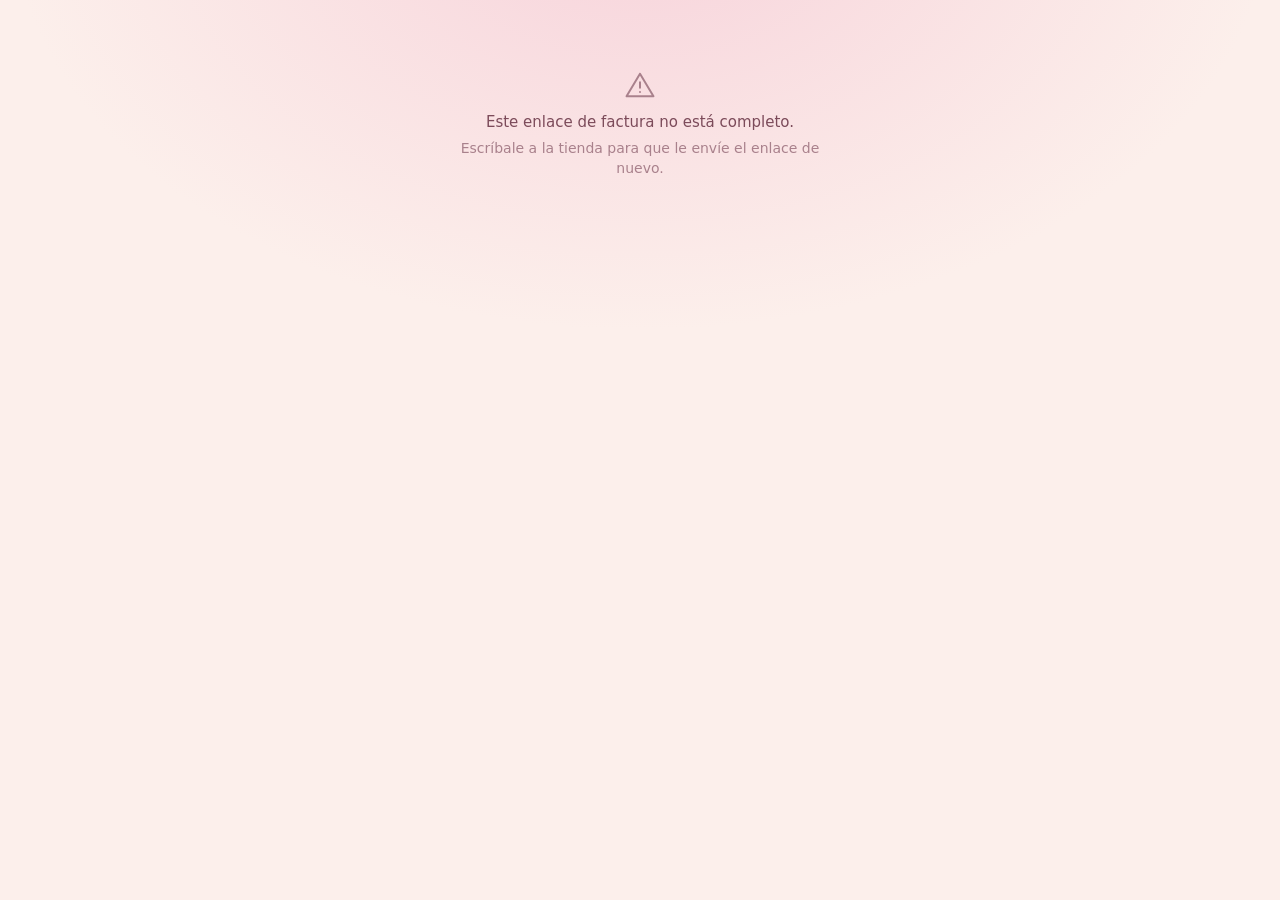
<file: factura.html>
<!doctype html>
<html lang="es" data-theme="claro">
<head>
  <meta charset="utf-8">
  <meta name="viewport" content="width=device-width, initial-scale=1, viewport-fit=cover">
  <title>Factura de apartado · Myle Store</title>
  <meta name="robots" content="noindex, nofollow">
  <meta name="referrer" content="no-referrer">
  <meta name="theme-color" content="#fcf1ee">
  <link rel="icon" href="img/icono.png" type="image/png">
  <link rel="apple-touch-icon" href="img/icono-180.png">
  <link rel="preconnect" href="https://fonts.googleapis.com">
  <link rel="preconnect" href="https://fonts.gstatic.com" crossorigin>
  <link rel="stylesheet" href="https://fonts.googleapis.com/css2?family=Bodoni+Moda:ital,opsz,wght@0,6..96,400..700;1,6..96,400..700&display=swap">
  <link rel="stylesheet" href="css/app.css">
</head>
<body class="publica">
  <main class="pagina-factura" id="factura"><div class="cargando">Cargando factura…</div></main>
  <div id="avisos" aria-live="polite"></div>
  <script type="module" src="js/factura-publica.js"></script>
</body>
</html>
</file>
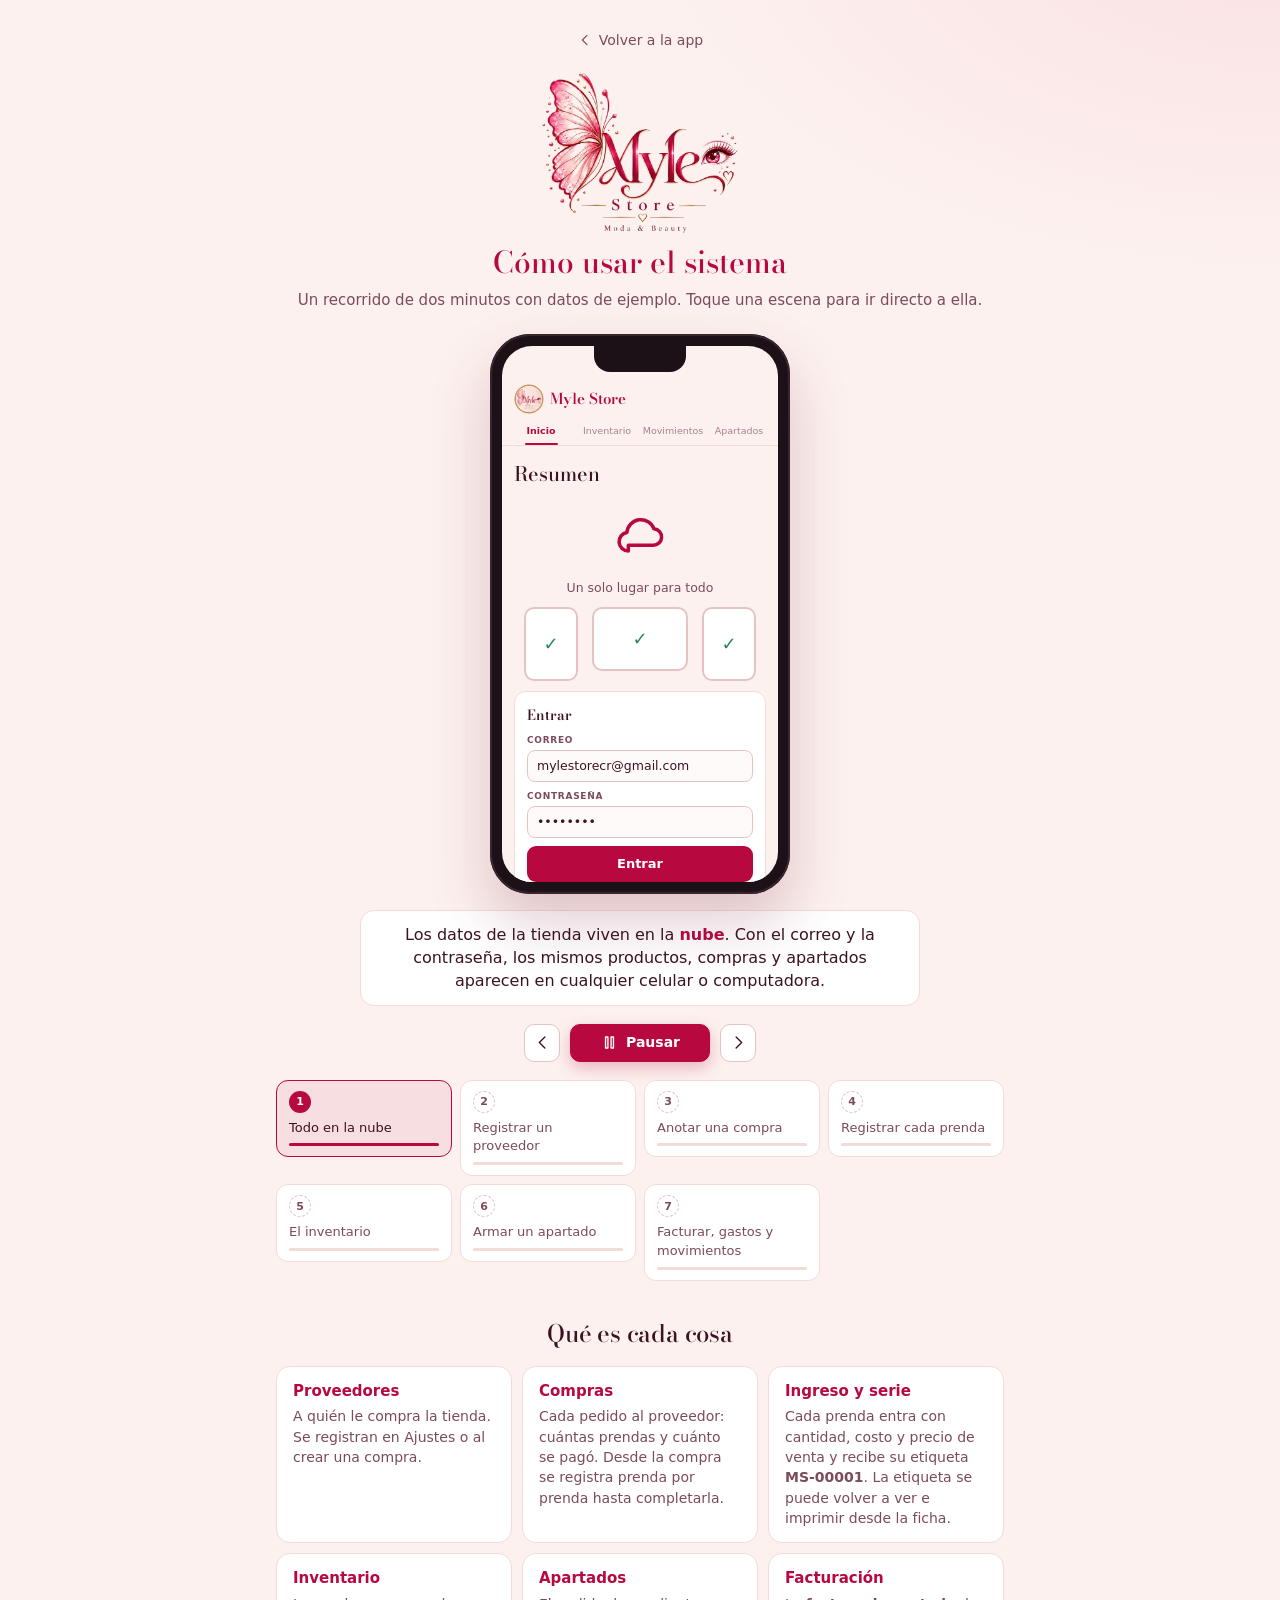
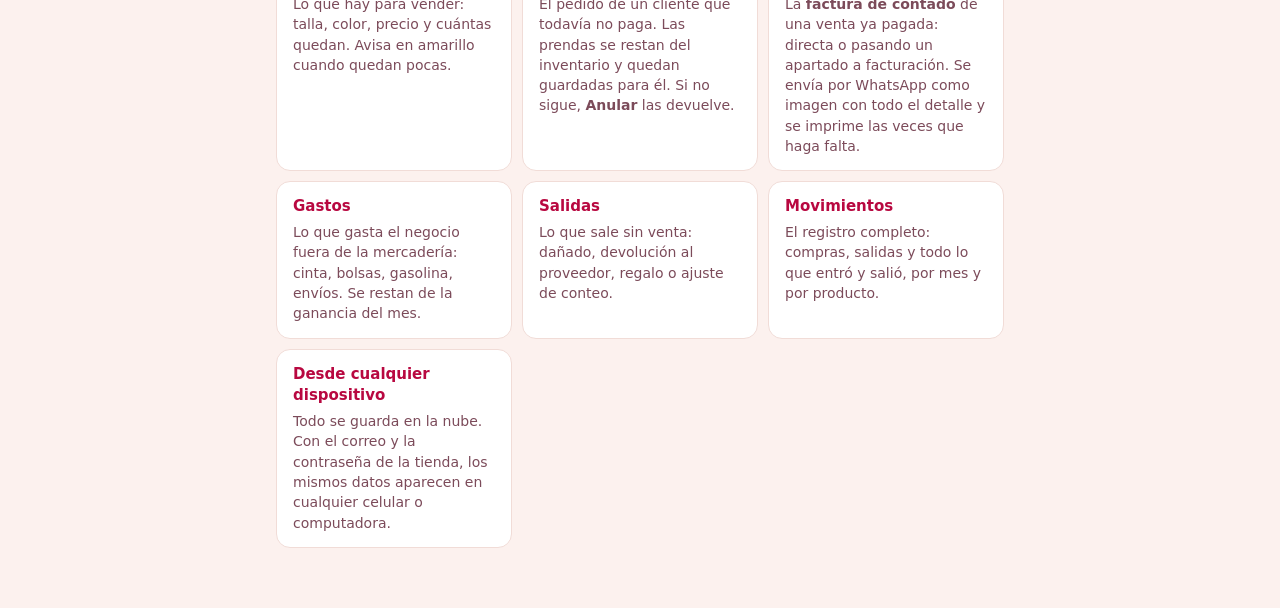
<file: guia.html>
<!doctype html>
<html lang="es" data-theme="claro">
<head>
  <meta charset="utf-8">
  <meta name="viewport" content="width=device-width, initial-scale=1, viewport-fit=cover">
  <title>Cómo usar Myle Store</title>
  <meta name="robots" content="noindex, nofollow">
  <meta name="theme-color" content="#fcf1ee">
  <link rel="icon" href="img/icono.png" type="image/png">
  <link rel="preconnect" href="https://fonts.googleapis.com">
  <link rel="preconnect" href="https://fonts.gstatic.com" crossorigin>
  <link rel="stylesheet" href="https://fonts.googleapis.com/css2?family=Bodoni+Moda:ital,opsz,wght@0,6..96,400..700;1,6..96,400..700&display=swap">
  <link rel="stylesheet" href="css/app.css">
  <link rel="stylesheet" href="css/guia.css">
</head>
<body class="guia">
  <main class="guia-marco">
    <header class="guia-cabeza">
      <a class="volver" href="./#/ajustes" id="volver"><svg class="ico chico" viewBox="0 0 24 24"><path d="M15 5l-7 7 7 7"/></svg>Volver a la app</a>
      <img class="guia-logo" src="img/logo.webp" alt="Myle Store · Moda & Beauty" width="640" height="527">
      <h1>Cómo usar el sistema</h1>
      <p class="guia-intro">Un recorrido de dos minutos con datos de ejemplo. Toque una escena para ir directo a ella.</p>
    </header>

    <section class="escenario" aria-live="polite">
      <div class="telefono" id="telefono">
        <div class="pantalla" id="pantalla"></div>
      </div>
      <div class="subtitulo" id="subtitulo"></div>
    </section>

    <nav class="controles" aria-label="Controles de la guía">
      <button class="btn btn-icono" id="anterior" type="button" aria-label="Escena anterior"><svg class="ico" viewBox="0 0 24 24"><path d="M15 5l-7 7 7 7"/></svg></button>
      <button class="btn primario" id="pausa" type="button"><svg class="ico" viewBox="0 0 24 24"><path d="M7 5h3v14H7zM14 5h3v14h-3z"/></svg><span>Pausar</span></button>
      <button class="btn btn-icono" id="siguiente" type="button" aria-label="Escena siguiente"><svg class="ico" viewBox="0 0 24 24"><path d="M9 5l7 7-7 7"/></svg></button>
    </nav>
    <ol class="escenas" id="escenas"></ol>

    <section class="glosario">
      <h2>Qué es cada cosa</h2>
      <dl>
        <div><dt>Proveedores</dt><dd>A quién le compra la tienda. Se registran en Ajustes o al crear una compra.</dd></div>
        <div><dt>Compras</dt><dd>Cada pedido al proveedor: cuántas prendas y cuánto se pagó. Desde la compra se registra prenda por prenda hasta completarla.</dd></div>
        <div><dt>Ingreso y serie</dt><dd>Cada prenda entra con cantidad, costo y precio de venta y recibe su etiqueta <b>MS-00001</b>. La etiqueta se puede volver a ver e imprimir desde la ficha.</dd></div>
        <div><dt>Inventario</dt><dd>Lo que hay para vender: talla, color, precio y cuántas quedan. Avisa en amarillo cuando quedan pocas.</dd></div>
        <div><dt>Apartados</dt><dd>El pedido de un cliente que todavía no paga. Las prendas se restan del inventario y quedan guardadas para él. Si no sigue, <b>Anular</b> las devuelve.</dd></div>
        <div><dt>Facturación</dt><dd>La <b>factura de contado</b> de una venta ya pagada: directa o pasando un apartado a facturación. Se envía por WhatsApp como imagen con todo el detalle y se imprime las veces que haga falta.</dd></div>
        <div><dt>Gastos</dt><dd>Lo que gasta el negocio fuera de la mercadería: cinta, bolsas, gasolina, envíos. Se restan de la ganancia del mes.</dd></div>
        <div><dt>Salidas</dt><dd>Lo que sale sin venta: dañado, devolución al proveedor, regalo o ajuste de conteo.</dd></div>
        <div><dt>Movimientos</dt><dd>El registro completo: compras, salidas y todo lo que entró y salió, por mes y por producto.</dd></div>
        <div><dt>Desde cualquier dispositivo</dt><dd>Todo se guarda en la nube. Con el correo y la contraseña de la tienda, los mismos datos aparecen en cualquier celular o computadora.</dd></div>
      </dl>
    </section>
  </main>
  <script type="module" src="js/guia.js"></script>
</body>
</html>
</file>
<file: css/app.css>
/* Myle Store · Moda & Beauty · inventario y apartados
   Tema de la marca: rubor y blanco de base, frambuesa como único color de acción y detalles dorados finos
   (líneas con corazón, aros de la foto, marbete). Bodoni como en el logo para títulos y totales.
   Amarillo, verde y rojo solo cuando significan algo: pendiente de pago, pagado o listo, agotado o urgente.
   Detalles del oficio: precio en etiqueta colgante, talla como etiqueta tejida y color como muestra de tela. */

:root,
[data-theme="claro"] {
  color-scheme: light;
  --fondo: #fcf1ee;
  --panel: #ffffff;
  --panel-2: #fbe9e5;
  --hundido: #fffafa;
  --borde: #f1dcd7;
  --borde-fuerte: #e6c3c3;
  --texto: #3b1322;
  --texto-2: #7c4b5a;
  --texto-3: #a9818c;
  --acento: #b80840;
  --acento-fuerte: #9d0034;
  --sobre-acento: #ffffff;
  --acento-suave: rgba(184, 8, 64, 0.08);
  --rosa: #f3a3b8;
  --oro: #c49a5c;
  --aviso: #a86c00;
  --listo: #2b8656;
  --urgente: #c62828;
  --sombra: 0 18px 44px rgba(120, 30, 60, 0.14);
}

[data-theme="oscuro"] {
  color-scheme: dark;
  --fondo: #170d12;
  --panel: #20131a;
  --panel-2: #2b1923;
  --hundido: #12090e;
  --borde: #3a2430;
  --borde-fuerte: #513343;
  --texto: #f8eaef;
  --texto-2: #cba8b5;
  --texto-3: #937180;
  --acento: #f27ca0;
  --acento-fuerte: #ff96b6;
  --sobre-acento: #2a0614;
  --acento-suave: rgba(242, 124, 160, 0.13);
  --rosa: #f3a3b8;
  --oro: #d8b47a;
  --aviso: #e6b94f;
  --listo: #6fc597;
  --urgente: #ef7474;
  --sombra: 0 18px 44px rgba(0, 0, 0, 0.55);
}

:root {
  --f-marca: "Bodoni Moda", Didot, "Bodoni 72", "Bodoni MT", Georgia, serif;
  --f-texto: "Segoe UI", system-ui, -apple-system, "Helvetica Neue", sans-serif;
  --f-num: Bahnschrift, "DIN Alternate", "Segoe UI", system-ui, sans-serif;
  --f-mono: "Cascadia Mono", Consolas, "SF Mono", Menlo, monospace;
  --radio: 14px;
}

*,
*::before,
*::after { box-sizing: border-box; }

html { -webkit-text-size-adjust: 100%; }

body {
  margin: 0;
  min-height: 100dvh;
  background:
    radial-gradient(900px 520px at 100% -10%, color-mix(in srgb, var(--rosa) 22%, transparent), transparent 70%),
    var(--fondo);
  background-attachment: fixed;
  color: var(--texto);
  font: 15px/1.45 var(--f-texto);
  -webkit-font-smoothing: antialiased;
}

img { display: block; max-width: 100%; height: auto; }
button, input, select, textarea { font: inherit; color: inherit; }
a { color: inherit; }
h1, h2, h3 { margin: 0; font-weight: 600; letter-spacing: -0.01em; }
h1, .panel-titulo h2, .hoja-cabeza h2 { font-family: var(--f-marca); letter-spacing: 0; }
p { margin: 0; }

.num { font-family: var(--f-num); font-variant-numeric: tabular-nums; }
.mono { font-family: var(--f-mono); }
.suave { color: var(--texto-2); }
.tenue { color: var(--texto-3); }
.oculto { display: none !important; }
:focus-visible { outline: 2px solid var(--acento); outline-offset: 2px; }

/* ---------- Marco de la app ----------
   Se comporta como app: el cuerpo no se desplaza ni rebota; el menú (o las pestañas en el celular) queda quieto
   y solo se desplaza el contenido, dentro de .desplazable. */
html { height: 100%; overscroll-behavior: none; }
body.app { height: 100%; overflow: hidden; overscroll-behavior: none; }
.marco { display: grid; grid-template-columns: 228px minmax(0, 1fr); height: 100dvh; }

.lateral {
  position: relative;
  height: 100dvh;
  display: flex;
  flex-direction: column;
  gap: 4px;
  padding: 20px 12px 18px;
  background: var(--panel);
  border-right: 1px solid var(--borde);
  overflow: hidden;
}
/* La mariposa del logo, apenas visible, al pie del menú */
.lateral::after {
  content: "";
  position: absolute;
  left: -22px;
  bottom: 34px;
  width: 150px;
  height: 300px;
  background: url("../img/mariposa.webp") no-repeat left bottom / contain;
  opacity: 0.13;
  transform: rotate(-10deg);
  pointer-events: none;
}
.lateral > * { position: relative; z-index: 1; }

.marca { display: flex; align-items: center; gap: 11px; padding: 2px 6px 22px; text-decoration: none; }
.marca-foto {
  width: 44px;
  height: 44px;
  flex: none;
  border-radius: 50%;
  object-fit: cover;
  box-shadow: 0 0 0 1.5px var(--oro), 0 0 0 4px var(--panel), 0 6px 14px color-mix(in srgb, var(--acento) 22%, transparent);
}
.marca-nombre { font: 600 22px/1 var(--f-marca); color: var(--acento); }
.marca-nombre small { display: block; margin-top: 6px; font: 500 9.5px/1 var(--f-marca); letter-spacing: 0.26em; text-transform: uppercase; color: var(--texto-3); }

.nav { display: flex; flex-direction: column; gap: 2px; }
.nav a {
  display: flex;
  align-items: center;
  gap: 11px;
  padding: 9px 10px;
  border-radius: 10px;
  color: var(--texto-2);
  text-decoration: none;
  font-weight: 500;
}
.nav a:hover { background: var(--panel-2); color: var(--texto); }
.nav a[aria-current="page"] { background: var(--acento-suave); color: var(--acento); font-weight: 600; }
.nav a[aria-current="page"] svg { color: var(--acento); }
.nav .conteo {
  margin-left: auto;
  min-width: 20px;
  padding: 1px 6px;
  border-radius: 10px;
  background: var(--acento-suave);
  color: var(--acento);
  font: 600 12px var(--f-num);
  text-align: center;
}
.lateral-pie { margin-top: auto; padding: 10px; font-size: 12px; color: var(--texto-3); }

.barra-movil { display: none; }

.principal { display: flex; flex-direction: column; min-width: 0; height: 100dvh; }
.desplazable {
  flex: 1;
  min-height: 0;
  overflow-x: hidden;
  overflow-y: auto;
  overscroll-behavior: contain;
  -webkit-overflow-scrolling: touch;
  scrollbar-gutter: stable;
  scrollbar-width: thin;
  scrollbar-color: var(--borde-fuerte) transparent;
}
/* Ritmo vertical de cada pantalla: el espacio entre bloques lo da el gap, no márgenes sueltos */
.pagina {
  display: flex;
  flex-direction: column;
  gap: 16px;
  max-width: 1160px;
  margin: 0 auto;
  padding: 28px 32px calc(40px + env(safe-area-inset-bottom));
}
.pagina > * { min-width: 0; }

.aviso-demo {
  padding: 8px 32px;
  background: var(--acento-suave);
  color: var(--acento);
  font-size: 13px;
  border-bottom: 1px solid var(--borde);
}

@media (max-width: 860px) {
  .marco { display: block; }
  .lateral { display: none; }
  .barra-movil {
    display: block;
    flex: none;
    position: relative;
    z-index: 20;
    background: color-mix(in srgb, var(--panel) 94%, transparent);
    backdrop-filter: blur(10px);
    -webkit-backdrop-filter: blur(10px);
    border-bottom: 1px solid var(--borde);
    padding-top: env(safe-area-inset-top);
  }
  .barra-movil .fila-marca { display: flex; align-items: center; justify-content: space-between; padding: 10px 16px 6px; }
  .barra-movil .marca { padding: 0; }
  .barra-movil .marca-foto { width: 34px; height: 34px; }
  .barra-movil .marca-nombre { font-size: 19px; }
  .barra-movil .marca-nombre small { margin-top: 4px; font-size: 8.5px; }
  .pestanas { display: grid; grid-template-columns: repeat(5, 1fr); }
  .pestanas a {
    position: relative;
    display: flex;
    flex-direction: column;
    align-items: center;
    gap: 3px;
    padding: 6px 2px 8px;
    color: var(--texto-3);
    text-decoration: none;
    font-size: 11px;
    font-weight: 500;
  }
  .pestanas a[aria-current="page"] { color: var(--texto); }
  .pestanas a[aria-current="page"]::after {
    content: "";
    position: absolute;
    left: 22%;
    right: 22%;
    bottom: 0;
    height: 2px;
    border-radius: 2px;
    background: var(--acento);
  }
  .pestanas a[aria-current="page"] svg { color: var(--acento); }
  .pestanas .punto {
    position: absolute;
    top: 4px;
    left: calc(50% + 8px);
    min-width: 16px;
    padding: 0 4px;
    border-radius: 8px;
    background: var(--acento);
    color: var(--sobre-acento);
    font: 700 10px/16px var(--f-num);
    text-align: center;
  }
  .pagina { gap: 14px; padding: 18px 16px calc(28px + env(safe-area-inset-bottom)); }
  .aviso-demo { padding: 7px 16px; font-size: 12px; }
}

/* ---------- Íconos ---------- */
.ico { width: 19px; height: 19px; flex: none; fill: none; stroke: currentColor; stroke-width: 1.7; stroke-linecap: round; stroke-linejoin: round; }
.ico.chico { width: 16px; height: 16px; }

/* ---------- Encabezado de página ---------- */
.cabeza { display: flex; flex-wrap: wrap; align-items: flex-end; justify-content: space-between; gap: 12px 16px; margin-bottom: 6px; }
.cabeza h1 { font-size: 32px; font-weight: 500; line-height: 1.1; }
@media (max-width: 640px) { .cabeza h1 { font-size: 28px; } }
.cabeza p { margin-top: 3px; color: var(--texto-2); font-size: 14px; }
.cabeza .acciones { display: flex; flex-wrap: wrap; gap: 8px; }
.volver { display: inline-flex; align-self: flex-start; align-items: center; gap: 6px; min-height: 32px; margin-bottom: -8px; color: var(--texto-2); text-decoration: none; font-size: 14px; }
.volver:hover { color: var(--texto); }

/* ---------- Botones ---------- */
.btn {
  display: inline-flex;
  align-items: center;
  justify-content: center;
  gap: 7px;
  min-height: 38px;
  padding: 0 14px;
  border: 1px solid var(--borde-fuerte);
  border-radius: 10px;
  background: var(--panel);
  color: var(--texto);
  font-weight: 500;
  font-size: 14px;
  text-decoration: none;
  cursor: pointer;
  white-space: nowrap;
  transition: background 0.15s, border-color 0.15s, transform 0.05s;
}
.btn:hover { border-color: var(--texto-3); }
.btn:active { transform: translateY(1px); }
.btn:disabled { opacity: 0.5; cursor: not-allowed; }
.btn.primario {
  background: var(--acento);
  border-color: var(--acento);
  color: var(--sobre-acento);
  font-weight: 600;
  box-shadow: 0 6px 16px color-mix(in srgb, var(--acento) 26%, transparent);
}
.btn.primario:hover { background: var(--acento-fuerte); border-color: var(--acento-fuerte); }
.btn.fantasma { background: transparent; border-color: transparent; color: var(--texto-2); }
.btn.fantasma:hover { background: var(--panel-2); color: var(--texto); }
.btn.peligro { background: transparent; color: var(--urgente); border-color: color-mix(in srgb, var(--urgente) 40%, transparent); }
.btn.peligro:hover { background: color-mix(in srgb, var(--urgente) 10%, transparent); }
.btn.chico { min-height: 34px; padding: 0 12px; font-size: 13px; }
.btn.grande { min-height: 48px; padding: 0 22px; font-size: 15px; }
@media (pointer: coarse) {
  .btn { min-height: 44px; }
  .btn.chico { min-height: 38px; }
  .btn-icono { width: 44px; }
}
.btn.ancho { width: 100%; }
.btn-icono { width: 36px; padding: 0; }

/* ---------- Formularios ---------- */
.campo { display: flex; flex-direction: column; gap: 6px; min-width: 0; }
.campo > span, .rotulo {
  font-size: 11.5px;
  font-weight: 600;
  letter-spacing: 0.08em;
  text-transform: uppercase;
  color: var(--texto-2);
}
.campo > span em { font-style: normal; font-weight: 400; letter-spacing: 0; text-transform: none; color: var(--texto-3); }
.campo small { color: var(--texto-3); font-size: 12.5px; }

input[type="text"], input[type="email"], input[type="password"], input[type="tel"], input[type="search"],
input[type="number"], input:not([type]), select, textarea {
  width: 100%;
  min-height: 42px;
  padding: 9px 12px;
  border: 1px solid var(--borde-fuerte);
  border-radius: 10px;
  background: var(--hundido);
  color: var(--texto);
  font-size: 16px;
  outline: none;
  transition: border-color 0.15s, box-shadow 0.15s;
}
textarea { min-height: 76px; resize: vertical; }
input:focus, select:focus, textarea:focus { border-color: var(--acento); box-shadow: 0 0 0 3px var(--acento-suave); }
input::placeholder, textarea::placeholder { color: var(--texto-3); }
input[type="number"] { font-family: var(--f-num); font-variant-numeric: tabular-nums; }
input[type="number"]::-webkit-inner-spin-button { opacity: 0.4; }
.dinero-campo { position: relative; }
.dinero-campo::before {
  content: attr(data-simbolo);
  position: absolute;
  left: 12px;
  top: 50%;
  transform: translateY(-50%);
  color: var(--texto-3);
  font-family: var(--f-num);
  pointer-events: none;
}
.dinero-campo input { padding-left: 28px; font-size: 17px; }

.rejilla { display: grid; gap: 16px; }
.rejilla.dos { grid-template-columns: repeat(2, minmax(0, 1fr)); }
.rejilla.tres { grid-template-columns: repeat(3, minmax(0, 1fr)); }
@media (max-width: 640px) {
  .rejilla.dos, .rejilla.tres { grid-template-columns: minmax(0, 1fr); }
  .rejilla.dos.siempre { grid-template-columns: repeat(2, minmax(0, 1fr)); }
}

.chips { display: flex; flex-wrap: wrap; gap: 6px; }
.chip {
  min-height: 34px;
  padding: 0 12px;
  border: 1px solid var(--borde-fuerte);
  border-radius: 999px;
  background: var(--panel);
  color: var(--texto-2);
  font-size: 14px;
  cursor: pointer;
}
.chip:hover { color: var(--texto); }
.chip[aria-pressed="true"] { background: var(--acento-suave); border-color: var(--acento); color: var(--acento); font-weight: 600; }
.chip.talla-chip { min-width: 44px; font-family: var(--f-num); font-weight: 600; letter-spacing: 0.04em; }

.selector-modo {
  display: grid;
  grid-template-columns: 1fr 1fr;
  padding: 3px;
  border: 1px solid var(--borde);
  border-radius: 9px;
  background: var(--hundido);
}
.selector-modo button {
  min-height: 38px;
  border: 0;
  border-radius: 7px;
  background: transparent;
  color: var(--texto-2);
  font-weight: 500;
  cursor: pointer;
}
.selector-modo button[aria-pressed="true"] { background: var(--panel-2); color: var(--texto); box-shadow: 0 1px 0 var(--borde-fuerte); }

.campo > .contador { align-self: flex-start; }
.contador { display: inline-flex; align-items: stretch; border: 1px solid var(--borde-fuerte); border-radius: 10px; background: var(--hundido); overflow: hidden; }
.contador button { width: 40px; border: 0; background: transparent; color: var(--texto-2); font-size: 20px; cursor: pointer; }
.contador button:hover { background: var(--panel-2); color: var(--texto); }
.contador input { width: 64px; min-height: 40px; border: 0; border-radius: 0; background: transparent; text-align: center; font-size: 18px; box-shadow: none !important; }
.contador input::-webkit-inner-spin-button { display: none; }
.contador.chico button { width: 32px; font-size: 17px; }
.contador.chico input { width: 44px; min-height: 34px; font-size: 16px; }

.error-form { padding: 10px 12px; border-radius: 7px; background: color-mix(in srgb, var(--urgente) 12%, transparent); color: var(--urgente); font-size: 14px; }

/* ---------- Paneles y listas ---------- */
.panel { padding: 20px; border: 1px solid var(--borde); border-radius: var(--radio); background: var(--panel); }
.pila { display: flex; flex-direction: column; gap: 16px; min-width: 0; }
.pila.media { gap: 12px; }
.pila.chica { gap: 8px; }
.fila-botones { display: flex; flex-wrap: wrap; gap: 8px; }
.entre { display: flex; flex-wrap: wrap; align-items: center; justify-content: space-between; gap: 12px; }
.acciones-form { display: flex; flex-wrap: wrap; justify-content: flex-end; gap: 8px; margin-top: 4px; }
@media (max-width: 640px) {
  .acciones-form .btn { flex: 1 1 auto; }
  .cabeza .acciones { width: 100%; }
  .cabeza .acciones .btn { flex: 1; }
}
.resumen-cifras > .panel, .dos-columnas > .panel, .acciones-apartado > .panel { margin-top: 0; }
.panel-titulo { display: flex; align-items: center; justify-content: space-between; gap: 10px; margin-bottom: 14px; }
.panel-titulo h2 { font-size: 19px; font-weight: 600; }
.panel-titulo a { font-size: 13px; color: var(--texto-2); text-decoration: none; }
.panel-titulo a:hover { color: var(--acento); }
@media (max-width: 640px) { .panel { padding: 16px; } }

.dos-columnas { display: grid; grid-template-columns: minmax(0, 1.25fr) minmax(0, 1fr); gap: 16px; align-items: start; }
.dos-columnas.iguales { grid-template-columns: repeat(2, minmax(0, 1fr)); }
@media (max-width: 960px) {
  .dos-columnas, .dos-columnas.iguales { grid-template-columns: minmax(0, 1fr); }
  /* En el detalle del apartado, primero lo que se hace (pago, entrega, enviar) y después la factura */
  .dos-columnas > .acciones-apartado { order: -1; }
}

.lista { display: flex; flex-direction: column; }
.renglon {
  display: flex;
  align-items: center;
  gap: 12px;
  padding: 11px 0;
  border-top: 1px solid var(--borde);
  color: inherit;
  text-decoration: none;
  min-width: 0;
}
.renglon:first-child { border-top: 0; }
a.renglon:hover .renglon-titulo, button.renglon:hover .renglon-titulo { color: var(--acento); }
button.renglon { width: 100%; border: 0; border-top: 1px solid var(--borde); background: none; text-align: left; cursor: pointer; }
button.renglon:first-child { border-top: 0; }
.renglon-cuerpo { flex: 1; min-width: 0; }
.renglon-titulo { font-weight: 500; overflow: hidden; text-overflow: ellipsis; white-space: nowrap; }
.renglon-sub { display: flex; flex-wrap: wrap; align-items: center; gap: 6px 8px; margin-top: 3px; color: var(--texto-2); font-size: 13px; }
.renglon-fin { text-align: right; flex: none; }
.renglon-fin .num { font-size: 16px; font-weight: 600; }
.renglon-fin small { display: block; color: var(--texto-3); font-size: 12px; }

/* Muestra de la prenda: su color como un retazo de tela en lugar de una foto; sin color, una percha */
.miniatura { width: 44px; height: 54px; flex: none; border-radius: 5px; background: var(--panel-2); }
.miniatura.marcador {
  display: grid;
  place-items: center;
  color: var(--texto-3);
  background-color: var(--tela, var(--panel-2));
  background-image: repeating-linear-gradient(135deg, rgba(255, 255, 255, 0.18) 0 2px, transparent 2px 5px);
  box-shadow: inset 0 0 0 1px rgba(127, 127, 127, 0.3);
}
.miniatura.marcador .ico { width: 20px; height: 20px; stroke-width: 1.3; }

/* Mensaje de lista vacía: centrado y a todo el ancho, también dentro de una cuadrícula */
.vacio {
  grid-column: 1 / -1;
  display: flex;
  flex-direction: column;
  align-items: center;
  width: 100%;
  max-width: 100%;
  margin: 0 auto;
  padding: 36px 16px;
  text-align: center;
  color: var(--texto-2);
}
.vacio > .ico { width: 34px; height: 34px; margin: 0 0 10px; color: var(--texto-3); stroke-width: 1.4; }
.vacio p { max-width: 360px; }
.vacio p + p { margin-top: 4px; font-size: 14px; color: var(--texto-3); }
.vacio .btn { margin-top: 14px; }
/* Vacío de una pantalla entera (inventario sin productos): en su propio panel */
.prendas > .vacio { padding: 44px 16px; border: 1px dashed var(--borde-fuerte); border-radius: var(--radio); background: var(--panel); }
.prendas > .vacio > .ico { width: 44px; height: 44px; }

.cargando { padding: 40px; text-align: center; color: var(--texto-3); }

/* ---------- Recibo: totales como líneas de talonario ---------- */
.recibo { display: flex; flex-direction: column; }
.linea { display: flex; align-items: baseline; gap: 10px; padding: 7px 0; }
.linea .et { font-size: 11.5px; font-weight: 600; letter-spacing: 0.08em; text-transform: uppercase; color: var(--texto-2); white-space: nowrap; }
.linea .puntos { flex: 1; min-width: 12px; border-bottom: 1px dotted var(--borde-fuerte); transform: translateY(-4px); }
.linea .val { font: 600 18px var(--f-num); font-variant-numeric: tabular-nums; white-space: nowrap; }
.linea .val small { margin-left: 4px; font: 400 12px var(--f-texto); color: var(--texto-3); }
.linea.total { margin-top: 4px; padding-top: 11px; border-top: 1px solid var(--borde-fuerte); }
.linea.total .et { color: var(--texto); }
.linea.total .val { font-family: var(--f-marca); font-size: 28px; color: var(--acento); }
.linea .val.aviso { color: var(--aviso); }
.linea .val.listo { color: var(--listo); }
.linea .val.urgente { color: var(--urgente); }
.linea .val.acento { color: var(--acento); }

.resumen-cifras { display: grid; grid-template-columns: repeat(2, minmax(0, 1fr)); gap: 16px; }
@media (max-width: 760px) { .resumen-cifras { grid-template-columns: minmax(0, 1fr); } }

.atajos { display: flex; flex-wrap: wrap; gap: 8px; }
@media (max-width: 640px) {
  .atajos { display: grid; grid-template-columns: repeat(3, minmax(0, 1fr)); }
  .atajos .btn { flex-direction: column; gap: 4px; min-height: 64px; padding: 6px; font-size: 12.5px; white-space: normal; line-height: 1.15; text-align: center; }
}

/* ---------- Detalles del oficio ---------- */

/* Talla: etiqueta tejida */
.talla {
  display: inline-grid;
  place-items: center;
  min-width: 26px;
  height: 21px;
  padding: 0 6px;
  border: 1px solid var(--borde-fuerte);
  border-radius: 2px;
  background: repeating-linear-gradient(90deg, transparent 0 2px, color-mix(in srgb, var(--texto) 4%, transparent) 2px 3px);
  color: var(--texto);
  font: 600 11.5px/1 var(--f-num);
  letter-spacing: 0.05em;
  text-transform: uppercase;
  white-space: nowrap;
}
.talla.grande { min-width: 46px; height: 38px; padding: 0 10px; font-size: 17px; outline: 1px dashed var(--borde-fuerte); outline-offset: -5px; }

/* Color: muestra de tela */
.tela { display: inline-flex; align-items: center; gap: 5px; white-space: nowrap; }
.tela::before {
  content: "";
  width: 11px;
  height: 11px;
  border-radius: 50%;
  background: var(--tela, var(--texto-3));
  box-shadow: inset 0 0 0 1px rgba(127, 127, 127, 0.45);
}

/* Serie de ingreso: marbete */
.serie {
  display: inline-flex;
  align-items: center;
  gap: 5px;
  padding: 1px 7px 1px 5px;
  border: 1px solid var(--borde-fuerte);
  border-radius: 3px;
  font: 500 12px/1.5 var(--f-mono);
  letter-spacing: 0.02em;
  white-space: nowrap;
}
.serie::before { content: ""; width: 5px; height: 5px; border-radius: 50%; box-shadow: inset 0 0 0 1px var(--texto-3); }

/* Precio: etiqueta colgante */
.precio-colgante {
  position: absolute;
  top: 10px;
  right: 10px;
  padding: 4px 9px 4px 17px;
  background: var(--acento);
  color: var(--sobre-acento);
  font: 600 13.5px/1.2 var(--f-num);
  font-variant-numeric: tabular-nums;
  clip-path: polygon(9px 0, 100% 0, 100% 100%, 9px 100%, 0 50%);
  border-radius: 0 3px 3px 0;
}
.precio-colgante::before {
  content: "";
  position: absolute;
  left: 7px;
  top: 50%;
  width: 5px;
  height: 5px;
  border-radius: 50%;
  background: var(--panel);
  box-shadow: 0 0 0 1.5px var(--oro);
  transform: translateY(-50%);
}

/* Días que lleva un apartado sin entregarse */
.dias {
  display: grid;
  place-content: center;
  width: 46px;
  height: 46px;
  flex: none;
  border-radius: 6px;
  background: var(--panel-2);
  text-align: center;
  line-height: 1;
}
.dias b { font: 600 18px var(--f-num); }
.dias small { margin-top: 3px; font-size: 9px; font-weight: 600; letter-spacing: 0.08em; text-transform: uppercase; color: var(--texto-3); }
.dias.aviso { background: color-mix(in srgb, var(--aviso) 15%, transparent); color: var(--aviso); }
.dias.urgente { background: color-mix(in srgb, var(--urgente) 15%, transparent); color: var(--urgente); }
.dias.aviso small, .dias.urgente small { color: inherit; opacity: 0.8; }
.dias.listo { background: transparent; box-shadow: inset 0 0 0 1px var(--borde); color: var(--texto-3); }

/* Sellos de estado: cada estado tiene su forma además de su color */
.sello {
  display: inline-flex;
  align-items: center;
  gap: 5px;
  height: 22px;
  padding: 0 8px;
  border: 1px solid currentColor;
  border-radius: 3px;
  font-size: 10.5px;
  font-weight: 700;
  letter-spacing: 0.07em;
  text-transform: uppercase;
  white-space: nowrap;
}
.sello.pago-pendiente { color: var(--aviso); border-style: dashed; }
.sello.pagado { background: var(--listo); border-color: var(--listo); color: var(--fondo); }
.sello.por-entregar { color: var(--texto-2); }
.sello.entregado { background: var(--panel-2); border-color: transparent; color: var(--texto-2); }
.sello.anulado { color: var(--urgente); border-style: dotted; text-decoration: line-through; }
.sello.agotado { color: var(--urgente); border-style: dotted; }
.sello.entrada { color: var(--listo); border-color: transparent; background: color-mix(in srgb, var(--listo) 12%, transparent); }
.sello.salida { color: var(--texto-2); border-color: transparent; background: var(--panel-2); }

/* ---------- Inventario ---------- */
.filtros { display: flex; flex-wrap: wrap; align-items: center; gap: 10px 14px; }
.filtros .buscar { flex: 1 1 260px; position: relative; }
.filtros .buscar .ico { position: absolute; left: 12px; top: 50%; transform: translateY(-50%); color: var(--texto-3); pointer-events: none; }
.filtros .buscar input { padding-left: 38px; }
.filtros .chips { flex: 1 1 100%; overflow-x: auto; flex-wrap: nowrap; padding-bottom: 2px; scrollbar-width: none; }
.filtros .chips::-webkit-scrollbar { display: none; }
.filtros .chip { flex: none; }
.interruptor { display: inline-flex; align-items: center; gap: 8px; color: var(--texto-2); font-size: 14px; cursor: pointer; white-space: nowrap; }
.interruptor input { width: 16px; height: 16px; accent-color: var(--acento); }

.totales-inventario { display: flex; flex-wrap: wrap; gap: 6px 18px; margin: -4px 0 -2px; color: var(--texto-2); font-size: 13px; }
.totales-inventario b { color: var(--texto); font-family: var(--f-num); font-weight: 600; }

.prendas { display: grid; grid-template-columns: repeat(auto-fill, minmax(190px, 1fr)); gap: 14px; }
@media (max-width: 640px) { .prendas { grid-template-columns: repeat(2, minmax(0, 1fr)); gap: 10px; } }

.prenda {
  display: flex;
  flex-direction: column;
  border: 1px solid var(--borde);
  border-radius: var(--radio);
  background: var(--panel);
  overflow: hidden;
  cursor: pointer;
  text-align: left;
  padding: 0;
  transition: border-color 0.15s, transform 0.15s;
}
.prenda:hover { border-color: var(--borde-fuerte); transform: translateY(-2px); box-shadow: 0 12px 26px color-mix(in srgb, var(--acento) 12%, transparent); }
.prenda:focus-visible { outline: 2px solid var(--acento); outline-offset: 2px; }
/* Sin foto: una franja con el color de la prenda, como el canto de un retazo, y la talla grande con el precio */
.prenda-tela { height: 7px; background-color: var(--tela, var(--borde)); background-image: repeating-linear-gradient(135deg, rgba(255, 255, 255, 0.2) 0 2px, transparent 2px 5px); box-shadow: inset 0 -1px 0 rgba(0, 0, 0, 0.08); }
.prenda-cabeza { display: flex; align-items: center; justify-content: space-between; gap: 8px; padding: 11px 12px 0; }
.prenda-cabeza .precio-colgante { position: static; }
.prenda.agotada .prenda-tela, .prenda.agotada .prenda-cabeza { opacity: 0.5; }
.prenda-info { display: flex; flex-direction: column; gap: 7px; padding: 11px 12px 12px; }
.prenda-nombre { font-weight: 500; line-height: 1.3; display: -webkit-box; -webkit-line-clamp: 2; -webkit-box-orient: vertical; overflow: hidden; }
.prenda-meta { display: flex; flex-wrap: wrap; align-items: center; gap: 6px 8px; color: var(--texto-2); font-size: 13px; }
.prenda-stock { display: flex; align-items: baseline; gap: 6px; margin-top: auto; padding-top: 7px; border-top: 1px dashed var(--borde); font-size: 13px; color: var(--texto-2); }
.prenda-stock b { font: 600 20px var(--f-num); color: var(--texto); }
.prenda-stock.poco b, .prenda-stock.poco { color: var(--aviso); }
.prenda-stock.cero b, .prenda-stock.cero { color: var(--urgente); }
@media (max-width: 640px) { .prenda-info { padding: 9px 10px 10px; } .prenda-stock b { font-size: 18px; } .precio-colgante { font-size: 12.5px; } }

/* ---------- Ficha de producto ---------- */
.ficha { display: grid; grid-template-columns: minmax(0, 1fr); }

.ganancia { display: flex; flex-wrap: wrap; gap: 4px 16px; padding: 10px 12px; border-radius: 7px; background: var(--hundido); font-size: 13.5px; color: var(--texto-2); }
.ganancia b { font-family: var(--f-num); color: var(--texto); font-weight: 600; }
.ganancia .listo { color: var(--listo); }
.ganancia .urgente { color: var(--urgente); }

/* Producto elegido en un buscador */
.elegido { display: flex; align-items: center; gap: 12px; padding: 10px; border: 1px solid var(--acento); border-radius: var(--radio); background: var(--acento-suave); }
.resultados { max-height: 340px; overflow-y: auto; margin-top: 8px; border: 1px solid var(--borde); border-radius: var(--radio); background: var(--hundido); padding: 0 12px; }
.resultados:empty { display: none; }

/* Marbete grande que confirma un ingreso: etiqueta colgante de la tienda */
.marbete {
  position: relative;
  width: 100%;
  max-width: 290px;
  margin: 6px auto 0;
  padding: 40px 22px 22px;
  border: 1px solid #f0dcd3;
  border-radius: 18px;
  background: #ffffff;
  color: #3b1322;
  text-align: center;
  outline: 1px solid rgba(196, 154, 92, 0.75);
  outline-offset: -8px;
  box-shadow: 0 16px 36px rgba(120, 30, 60, 0.2);
}
.marbete::before {
  content: "";
  position: absolute;
  top: 16px;
  left: 50%;
  width: 12px;
  height: 12px;
  border-radius: 50%;
  background: var(--panel);
  box-shadow: inset 0 0 0 2px #c49a5c;
  transform: translateX(-50%);
}
.marbete .logo { width: 128px; margin: 0 auto; }
.marbete .nombre { margin-top: 6px; font: 600 18px/1.25 var(--f-marca); }
.marbete .detalles { display: flex; justify-content: center; align-items: center; gap: 8px; margin-top: 10px; font-size: 13px; color: #7c4b5a; }
.marbete .talla { color: #3b1322; border-color: #e0bcbc; }
.marbete .precio { margin-top: 12px; font: 600 32px var(--f-marca); color: #b80840; }
.marbete .codigo { margin-top: 12px; padding-top: 12px; border-top: 1px dashed #ecd2cb; font: 600 20px var(--f-mono); letter-spacing: 0.08em; }
.marbete .codigo small { display: block; margin-bottom: 3px; font: 600 10px var(--f-texto); letter-spacing: 0.16em; text-transform: uppercase; color: #a9818c; }
.marbete .cantidad { margin-top: 8px; font-size: 13px; color: #7c4b5a; }

/* ---------- Apartados ---------- */
.pestanas-filtro { display: flex; gap: 4px; margin-bottom: -2px; overflow-x: auto; scrollbar-width: none; border-bottom: 1px solid var(--borde); }
.pestanas-filtro::-webkit-scrollbar { display: none; }
.pestanas-filtro button {
  flex: none;
  display: inline-flex;
  align-items: center;
  gap: 7px;
  padding: 9px 12px;
  border: 0;
  border-bottom: 2px solid transparent;
  background: none;
  color: var(--texto-2);
  font-weight: 500;
  cursor: pointer;
  margin-bottom: -1px;
}
.pestanas-filtro button[aria-pressed="true"] { color: var(--texto); border-bottom-color: var(--acento); }
.pestanas-filtro .n { font: 600 12px var(--f-num); color: var(--texto-3); }

.apartado-fila .renglon-sub + .renglon-sub { margin-top: 5px; }
.apartado-fila .numero { font: 500 12px var(--f-mono); color: var(--texto-3); }
@media (max-width: 640px) {
  .chips.motivos { display: grid; grid-template-columns: repeat(2, minmax(0, 1fr)); }
  .chips.motivos .chip { min-height: 44px; padding: 6px 10px; border-radius: 12px; line-height: 1.2; }
  .chips.motivos .chip:last-child:nth-child(odd) { grid-column: 1 / -1; }
}

.linea-carrito { display: grid; grid-template-columns: 44px minmax(0, 1fr) auto; gap: 10px 12px; align-items: center; padding: 14px 0; border-top: 1px solid var(--borde); }
.linea-carrito:first-child { border-top: 0; }
.linea-carrito .info { min-width: 0; }
.linea-carrito .controles { grid-column: 2 / -1; display: flex; align-items: center; gap: 8px; }
.linea-carrito .controles .dinero-campo { flex: 1 1 110px; max-width: 160px; }
.linea-carrito .controles .quitar { margin-left: auto; color: var(--texto-3); }
.linea-carrito .controles .quitar:hover { color: var(--urgente); }
@media (max-width: 640px) { .linea-carrito .controles { grid-column: 1 / -1; } .linea-carrito .controles .dinero-campo { max-width: none; } }
.linea-carrito .controles .dinero-campo input { min-height: 34px; font-size: 16px; padding-top: 4px; padding-bottom: 4px; }
.linea-carrito .subtotal { font: 600 16px var(--f-num); text-align: right; }

.acciones-apartado { display: flex; flex-direction: column; gap: 10px; }
.acciones-apartado .estado-paso { display: flex; align-items: center; gap: 12px; padding: 12px; border: 1px solid var(--borde); border-radius: var(--radio); }
.acciones-apartado .estado-paso .renglon-cuerpo strong { display: block; font-weight: 600; }
.acciones-apartado .estado-paso .renglon-cuerpo span { font-size: 13px; color: var(--texto-2); }
.acciones-apartado .estado-paso.hecho { border-color: color-mix(in srgb, var(--listo) 45%, transparent); }
.acciones-apartado .marca-paso { display: grid; place-items: center; width: 30px; height: 30px; flex: none; border-radius: 50%; border: 1.5px dashed var(--borde-fuerte); color: var(--texto-3); }
.acciones-apartado .hecho .marca-paso { border: 0; background: var(--listo); color: var(--fondo); }

/* ---------- Factura: hoja con la marca de Myle ---------- */
.factura {
  --papel: #ffffff;
  --tinta: #3b1322;
  --tinta-2: #7c4b5a;
  --tinta-3: #a9818c;
  --raya: #f1dcd7;
  --acento-papel: #b80840;
  --oro-papel: #c49a5c;
  --rubor: #fcefeb;
  position: relative;
  max-width: 720px;
  margin: 0 auto;
  padding: 40px 42px 34px;
  border: 1px solid #f0dcd3;
  border-radius: 20px;
  background: var(--papel);
  color: var(--tinta);
  font-size: 14px;
  outline: 1px solid rgba(196, 154, 92, 0.7);
  outline-offset: -12px;
  box-shadow: 0 24px 60px rgba(120, 30, 60, 0.13);
  overflow: hidden;
  isolation: isolate;
}
/* Mariposa del logo como marca de agua */
.factura::before {
  content: "";
  position: absolute;
  right: -34px;
  bottom: -24px;
  z-index: -1;
  width: 210px;
  height: 440px;
  background: url("../img/mariposa.webp") no-repeat center / contain;
  opacity: 0.08;
  transform: scaleX(-1) rotate(-8deg);
  pointer-events: none;
}
.factura .num { font-family: var(--f-num); }
.factura-cabeza { text-align: center; }
.factura-logo { width: 230px; max-width: 72%; margin: 0 auto; }
.factura-titulo { margin-top: 12px; font: 500 12.5px var(--f-marca); letter-spacing: 0.34em; text-transform: uppercase; color: var(--tinta-2); }
.adorno { display: flex; align-items: center; justify-content: center; gap: 10px; max-width: 300px; margin: 12px auto; color: var(--oro-papel, var(--oro)); }
.adorno::before, .adorno::after { content: ""; flex: 1; height: 1px; background: currentColor; }
.adorno .ico { width: 15px; height: 15px; stroke-width: 1.5; }
.factura-meta { display: flex; justify-content: center; gap: 34px; }
.factura-meta div { text-align: center; }
.factura-meta small { display: block; font-size: 10px; font-weight: 700; letter-spacing: 0.18em; text-transform: uppercase; color: var(--tinta-3); }
.factura-meta b { display: block; margin-top: 3px; font: 600 19px var(--f-marca); }
.factura-rotulo { margin-bottom: 6px; font-size: 10.5px; font-weight: 700; letter-spacing: 0.16em; text-transform: uppercase; color: var(--tinta-3); }
.factura-partes { display: grid; grid-template-columns: minmax(0, 1fr) minmax(0, 1fr); gap: 18px; margin-top: 18px; padding: 16px 0; border-top: 1px solid var(--raya); border-bottom: 1px solid var(--raya); }
.factura-partes .tienda { text-align: right; }
.factura-partes .nombre { font: 600 17px var(--f-marca); }
.factura-partes .datos { margin-top: 3px; color: var(--tinta-2); line-height: 1.5; }

.factura-tabla { width: 100%; border-collapse: collapse; margin-top: 12px; }
.factura-tabla th { padding: 8px 0; border-bottom: 1px solid var(--oro-papel); font-size: 10.5px; font-weight: 700; letter-spacing: 0.12em; text-transform: uppercase; color: var(--tinta-3); text-align: right; }
.factura-tabla th:first-child { text-align: left; }
.factura-tabla td { padding: 11px 0; border-bottom: 1px solid var(--raya); vertical-align: middle; text-align: right; font-family: var(--f-num); font-variant-numeric: tabular-nums; white-space: nowrap; }
.factura-tabla td:first-child { text-align: left; font-family: var(--f-texto); white-space: normal; }
.factura-tabla th + th, .factura-tabla td + td { padding-left: 14px; }
.factura-articulo { display: flex; align-items: center; gap: 12px; }
.factura-articulo .nombre { font-weight: 500; }
.factura-articulo .var { margin-top: 2px; color: var(--tinta-2); font-size: 12.5px; }
.factura-articulo .var .talla { height: 18px; min-width: 22px; font-size: 10.5px; color: var(--tinta); border-color: #e0bcbc; margin-right: 4px; }
.factura-tabla .solo-movil { display: none; }

.contenedor-factura, .pagina-factura, #impresion { container-type: inline-size; }
.factura-totales { display: flex; justify-content: space-between; align-items: center; gap: 18px; padding: 14px 0 18px; }
.factura-totales .recibo { width: min(340px, 100%); }
.factura-totales .linea .et { color: var(--tinta-2); }
.factura-totales .linea .puntos { border-color: #ecd2cb; }
.factura-totales .linea .val { font-size: 16px; }
.factura-totales .linea.total { border-color: var(--oro-papel); }
.factura-totales .linea.total .et { color: var(--tinta); }
.factura-totales .linea.total .val { font-size: 30px; color: var(--acento-papel); }

.factura-pago { padding: 18px 20px; border-radius: 14px; background: var(--rubor); }
.factura-pago dl { display: grid; grid-template-columns: max-content minmax(0, 1fr); gap: 7px 18px; margin: 4px 0 0; }
.factura-pago dt { color: var(--tinta-2); font-size: 13px; }
.factura-pago dd { margin: 0; font-weight: 600; overflow-wrap: anywhere; }
.factura-pago dd small { font-weight: 400; color: var(--tinta-2); }
.factura-pago .copiable { font-family: var(--f-mono); font-weight: 600; letter-spacing: 0.02em; }
.factura-nota { margin-top: 14px; padding: 10px 12px; border-left: 3px solid var(--acento-papel); border-radius: 0 8px 8px 0; background: #ffffff; color: var(--tinta-2); font-size: 13px; }
.factura-falta { margin-top: 6px; padding: 10px 12px; border: 1px dashed #c9a24a; border-radius: 8px; color: #8a6400; font-size: 13px; }

.factura-sello {
  flex: none;
  margin-left: 8px;
  padding: 6px 14px;
  border: 3px solid currentColor;
  border-radius: 10px;
  font-size: 19px;
  font-weight: 800;
  letter-spacing: 0.16em;
  text-transform: uppercase;
  transform: rotate(-9deg);
  text-align: center;
  line-height: 1.1;
  opacity: 0.85;
  pointer-events: none;
}
.factura-sello small { display: block; font-size: 10px; font-weight: 600; letter-spacing: 0.06em; }
.factura-sello.cancelado { color: #2b8656; }
.factura-sello.pendiente { color: #b07a00; border-style: dashed; }
.factura-sello.anulado { color: #c62828; border-style: dotted; }
.factura-pie { margin-top: 22px; text-align: center; }
.factura-pie .gracias { font: italic 500 20px var(--f-marca); color: var(--acento-papel); }
.factura-pie .contacto { margin-top: 4px; color: var(--tinta-3); font-size: 12.5px; }

/* La factura en imagen, como se va a enviar */
.vista-imagen { display: block; width: 100%; max-width: 460px; height: auto; margin: 0 auto; border-radius: 12px; box-shadow: 0 10px 30px rgba(120, 30, 60, 0.16); }

@container (max-width: 560px) {
  .factura { padding: 32px 20px 26px; font-size: 13.5px; border-radius: 16px; outline-offset: -8px; }
  .factura-logo { width: 190px; }
  .factura-titulo { letter-spacing: 0.26em; }
  .factura-meta { gap: 22px; }
  .factura-partes { grid-template-columns: minmax(0, 1fr); gap: 12px; }
  .factura-partes .tienda { text-align: left; }
  .factura-tabla thead { display: none; }
  .factura-tabla td.col-cant, .factura-tabla td.col-precio { display: none; }
  .factura-tabla .solo-movil { display: block; margin-top: 2px; color: var(--tinta-2); font-family: var(--f-num); font-size: 12.5px; }
  .factura-totales { flex-direction: column; align-items: stretch; }
  .factura-totales .recibo { width: 100%; }
  .factura-sello { order: 2; align-self: flex-start; margin: 6px 0 0 4px; font-size: 16px; }
  .factura-pago { padding: 16px; }
  .factura-pago dl { grid-template-columns: minmax(0, 1fr); gap: 2px; }
  .factura-pago dd { margin-bottom: 8px; }
}

/* ---------- Ventanas (dialog) ---------- */
dialog.hoja {
  width: min(640px, calc(100vw - 32px));
  max-height: min(88dvh, 900px);
  padding: 0;
  border: 1px solid var(--borde-fuerte);
  border-radius: 18px;
  background: var(--panel);
  color: var(--texto);
  box-shadow: var(--sombra);
}
dialog.hoja.ancha { width: min(860px, calc(100vw - 32px)); }
dialog.hoja.chica { width: min(420px, calc(100vw - 32px)); }
dialog.hoja::backdrop { background: rgba(59, 19, 34, 0.45); backdrop-filter: blur(2px); -webkit-backdrop-filter: blur(2px); }
.hoja-cabeza { position: sticky; top: 0; z-index: 2; display: flex; align-items: center; justify-content: space-between; gap: 12px; padding: 14px 18px; border-bottom: 1px solid var(--borde); background: var(--panel); }
.hoja-cabeza h2 { font-size: 19px; }
.hoja-cuerpo { padding: 18px; }
.hoja-pie { display: flex; flex-wrap: wrap; justify-content: flex-end; gap: 8px; padding: 14px 18px; border-top: 1px solid var(--borde); }
@media (max-width: 640px) {
  dialog.hoja, dialog.hoja.ancha, dialog.hoja.chica {
    width: 100vw;
    max-width: 100vw;
    max-height: 92dvh;
    margin: auto 0 0;
    border-radius: 14px 14px 0 0;
    border-bottom: 0;
  }
  .hoja-pie { padding-bottom: calc(14px + env(safe-area-inset-bottom)); }
  .hoja-pie .btn { flex: 1; }
}

/* ---------- Avisos ---------- */
#avisos { position: fixed; left: 50%; bottom: calc(22px + env(safe-area-inset-bottom)); z-index: 100; display: flex; flex-direction: column; align-items: center; gap: 8px; transform: translateX(-50%); pointer-events: none; width: max-content; max-width: calc(100vw - 32px); }
.toast {
  display: flex;
  align-items: center;
  gap: 9px;
  padding: 11px 16px;
  border: 1px solid var(--borde-fuerte);
  border-radius: 9px;
  background: var(--panel-2);
  color: var(--texto);
  box-shadow: var(--sombra);
  font-size: 14px;
  animation: entrar 0.2s ease-out;
}
.toast.listo .ico { color: var(--listo); }
.toast.error { border-color: color-mix(in srgb, var(--urgente) 50%, transparent); }
.toast.error .ico { color: var(--urgente); }
.toast.saliendo { opacity: 0; transform: translateY(6px); transition: 0.2s; }
@keyframes entrar { from { opacity: 0; transform: translateY(8px); } }

/* ---------- Entrada ---------- */
.acceso { display: grid; grid-template-columns: minmax(0, 1fr) minmax(380px, 520px); min-height: 100dvh; }
.acceso-arte { background: #f9e3dd url("../img/portada.webp") center / cover no-repeat; }
.acceso-lado { display: grid; place-items: center; padding: 32px 20px; }
.acceso-caja { width: min(380px, 100%); }
.logo-acceso { width: 250px; max-width: 78%; margin: 0 auto; }
.acceso-titulo { text-align: center; }
.acceso-titulo h1 { font-size: 30px; font-weight: 500; color: var(--acento); }
.acceso-titulo p { margin-top: 4px; font: 500 11px var(--f-marca); letter-spacing: 0.3em; text-transform: uppercase; color: var(--texto-3); }
.acceso-caja .adorno { color: var(--oro); }
@media (min-width: 861px) { .acceso-lado .logo-acceso { display: none; } }
@media (max-width: 860px) {
  .acceso { grid-template-columns: minmax(0, 1fr); }
  .acceso-arte { display: none; }
  .acceso-titulo h1 { display: none; }
}
.acceso-caja form { display: flex; flex-direction: column; gap: 14px; margin-top: 18px; padding: 24px; border: 1px solid var(--borde); border-radius: 18px; background: var(--panel); box-shadow: var(--sombra); }
.acceso-caja .enlace { margin-top: 14px; text-align: center; }
.enlace-btn { border: 0; background: none; padding: 0; color: var(--texto-2); font-size: 14px; text-decoration: underline; text-underline-offset: 3px; cursor: pointer; }
.enlace-btn:hover { color: var(--acento); }

/* ---------- Ajustes ---------- */
.ajustes { display: flex; flex-direction: column; gap: 16px; width: 100%; max-width: 760px; }
.ajustes form { display: flex; flex-direction: column; gap: 16px; }
.guardar-fijo { position: sticky; bottom: 0; display: flex; justify-content: flex-end; gap: 10px; padding: 14px 0 calc(14px + env(safe-area-inset-bottom)); background: linear-gradient(to top, var(--fondo) 70%, transparent); }

/* ---------- Impresión ---------- */
#impresion { display: none; }
@media print {
  @page { size: letter; margin: 12mm; }
  body.imprimiendo { background: #fff; }
  body.imprimiendo > :not(#impresion) { display: none !important; }
  body.imprimiendo #impresion { display: block; }
  #impresion .factura { max-width: none; padding: 34px 36px 28px; box-shadow: none; background: #fff; }
  .factura { -webkit-print-color-adjust: exact; print-color-adjust: exact; }
}

/* ---------- Factura pública (la que abre el cliente) ---------- */
body.publica { background: radial-gradient(900px 600px at 50% -10%, #f7d3db, transparent 70%), #fcefeb; background-attachment: fixed; }
.pagina-factura { max-width: 760px; margin: 0 auto; padding: 32px 16px 60px; }
.pagina-factura .factura { box-shadow: 0 24px 60px rgba(120, 30, 60, 0.16); }
.acciones-publicas { display: flex; flex-wrap: wrap; justify-content: center; gap: 10px; margin-top: 22px; }
@media (max-width: 640px) {
  .pagina-factura { padding: 14px 10px 40px; }
  .acciones-publicas .btn { width: 100%; }
}

/* Mantener la sesión iniciada */
.interruptor.recordar { align-items: flex-start; gap: 10px; color: var(--texto); white-space: normal; }
.interruptor.recordar input { margin-top: 2px; flex: none; }
.interruptor.recordar small { display: block; margin-top: 1px; font-size: 12.5px; color: var(--texto-3); }

/* ---------- Toque en el celular ----------
   Los campos llevan letra de 16 px o más para que el iPhone no haga zoom al escribir (eso corría la pantalla).
   Además: sin doble toque para acercar, sin resaltado gris al tocar y sin seleccionar texto en menús y botones. */
a, button, label, summary, .prenda, .chip { -webkit-tap-highlight-color: transparent; touch-action: manipulation; }
.nav, .pestanas, .btn, .chip, .pestanas-filtro, .selector-modo, .marca { -webkit-user-select: none; user-select: none; -webkit-touch-callout: none; }

/* La entrada también va quieta: se desplaza solo su propio contenido si hace falta */
.acceso { height: 100dvh; overflow-y: auto; overscroll-behavior: contain; }

/* Pequeños acomodos de distribución */
.carrito { margin-top: 10px; }
.ficha-cabeza { display: flex; align-items: flex-start; justify-content: space-between; gap: 12px; }
.ficha-cabeza h3 { font-size: 20px; line-height: 1.25; }
.ficha-recibo { margin-top: 14px; }
.ficha-acciones { margin-top: 16px; }
.ficha-historial { margin-top: 22px; }
@media (max-width: 640px) {
  .ficha-acciones .btn.primario, .ficha-acciones .btn:not(.fantasma) { flex: 1 1 140px; }
  .dos-columnas, .resumen-cifras { gap: 14px; }
}

@media print {
  html, body.app { height: auto !important; overflow: visible !important; }
}

/* ---------- Botón «+» flotante (solo celular) ---------- */
.mas-flotante { display: none; }
@media (max-width: 860px) {
  .mas-flotante {
    position: fixed;
    right: 18px;
    bottom: calc(22px + env(safe-area-inset-bottom));
    z-index: 30;
    display: grid;
    place-items: center;
    width: 58px;
    height: 58px;
    border: 0;
    border-radius: 50%;
    background: var(--acento);
    color: var(--sobre-acento);
    box-shadow: 0 10px 26px color-mix(in srgb, var(--acento) 42%, transparent), 0 0 0 1.5px color-mix(in srgb, var(--oro) 70%, transparent);
    cursor: pointer;
    transition: transform 0.15s, box-shadow 0.15s;
  }
  .mas-flotante .ico { width: 26px; height: 26px; stroke-width: 2.2; }
  .mas-flotante:active { transform: scale(0.94); }
  /* La página deja sitio para que el botón no tape el último renglón */
  .pagina { padding-bottom: calc(96px + env(safe-area-inset-bottom)); }
  .acceso .mas-flotante { display: none; }
}

/* ---------- Hoja de acciones del «+» ---------- */
.lista-acciones { display: flex; flex-direction: column; gap: 6px; }
.accion {
  display: flex;
  align-items: center;
  gap: 14px;
  width: 100%;
  padding: 12px 10px 12px 12px;
  border: 1px solid var(--borde);
  border-radius: 14px;
  background: var(--hundido);
  color: var(--texto);
  text-align: left;
  cursor: pointer;
}
.accion:hover { border-color: var(--acento); background: var(--acento-suave); }
.accion:active { transform: scale(0.99); }
.accion-icono { display: grid; place-items: center; width: 44px; height: 44px; flex: none; border-radius: 12px; background: var(--acento-suave); color: var(--acento); }
.accion-icono .ico { width: 22px; height: 22px; }
.accion-texto { flex: 1; min-width: 0; }
.accion-texto strong { display: block; font-weight: 600; }
.accion-texto small { display: block; margin-top: 2px; color: var(--texto-3); font-size: 12.5px; }
.accion-flecha { transform: rotate(180deg); color: var(--texto-3); }
dialog.hoja.acciones .hoja-cuerpo { padding: 12px 14px 16px; }

/* ---------- Hojas desde abajo en el celular ---------- */
.hoja-asa { display: none; }
@keyframes hoja-sube { from { transform: translateY(100%); } to { transform: translateY(0); } }
@keyframes hoja-baja { from { transform: translateY(0); } to { transform: translateY(100%); } }
@keyframes fondo-aparece { from { opacity: 0; } to { opacity: 1; } }
@keyframes hoja-aparece { from { opacity: 0; transform: translateY(10px) scale(0.98); } to { opacity: 1; transform: none; } }
dialog.hoja[open] { animation: hoja-aparece 0.18s ease-out; }
dialog.hoja[open]::backdrop { animation: fondo-aparece 0.18s ease-out; }
dialog.hoja.saliendo { animation: hoja-aparece 0.14s ease-in reverse; }
@media (max-width: 640px) {
  dialog.hoja[open] { animation: hoja-sube 0.26s cubic-bezier(0.2, 0.8, 0.2, 1); will-change: transform; }
  dialog.hoja.saliendo { animation: hoja-baja 0.22s ease-in forwards; }
  .hoja-cabeza { position: relative; flex-wrap: wrap; padding-top: 22px; touch-action: pan-x; cursor: grab; }
  .hoja-asa { display: block; position: absolute; top: 8px; left: 50%; width: 40px; height: 5px; border-radius: 3px; background: var(--borde-fuerte); transform: translateX(-50%); }
  dialog.hoja.chica .hoja-cuerpo, dialog.hoja .hoja-cuerpo { padding-bottom: 20px; }
}
@media (prefers-reduced-motion: reduce) {
  dialog.hoja[open], dialog.hoja.saliendo, dialog.hoja[open]::backdrop { animation: none; }
}

/* ---------- Franja de estado del pedido ---------- */
.franja-estado {
  display: flex;
  align-items: center;
  gap: 12px;
  padding: 12px 14px;
  border-radius: var(--radio);
  border: 1px solid var(--borde);
  background: var(--panel);
}
.franja-estado .ico { width: 24px; height: 24px; flex: none; }
.franja-estado strong { display: block; font-size: 16px; }
.franja-estado span { display: block; margin-top: 2px; font-size: 13px; color: var(--texto-2); }
.franja-estado.vendido { border-color: color-mix(in srgb, var(--listo) 45%, transparent); background: color-mix(in srgb, var(--listo) 10%, var(--panel)); color: var(--listo); }
.franja-estado.listo { border-color: color-mix(in srgb, var(--listo) 35%, transparent); color: var(--listo); }
.franja-estado.pendiente { border-color: color-mix(in srgb, var(--aviso) 45%, transparent); background: color-mix(in srgb, var(--aviso) 8%, var(--panel)); color: var(--aviso); }
.franja-estado.aviso { border-color: color-mix(in srgb, var(--aviso) 45%, transparent); color: var(--aviso); }
.franja-estado.anulado { border-color: color-mix(in srgb, var(--urgente) 40%, transparent); color: var(--urgente); }
.franja-estado strong { color: inherit; }

/* ---------- Factura plegable en el celular ---------- */
.factura-plegable { min-width: 0; }
.factura-plegable > summary { display: none; list-style: none; }
.factura-plegable > summary::-webkit-details-marker { display: none; }
@media (max-width: 960px) {
  .factura-plegable > summary {
    display: flex;
    align-items: center;
    justify-content: space-between;
    gap: 10px;
    min-height: 52px;
    padding: 0 16px;
    border: 1px solid var(--borde);
    border-radius: var(--radio);
    background: var(--panel);
    font-weight: 600;
    cursor: pointer;
  }
  .factura-plegable > summary > span { display: inline-flex; align-items: center; gap: 9px; }
  .factura-plegable > summary .flecha { transform: rotate(-90deg); color: var(--texto-3); transition: transform 0.2s; }
  .factura-plegable[open] > summary { border-bottom-left-radius: 0; border-bottom-right-radius: 0; }
  .factura-plegable[open] > summary .flecha { transform: rotate(90deg); }
  .factura-plegable[open] .contenedor-factura { margin-top: -1px; }
  .factura-plegable[open] .factura { border-top-left-radius: 0; border-top-right-radius: 0; }
}

.fila-botones.pareja { display: grid; grid-template-columns: 1fr 1fr; gap: 8px; }

/* Miniaturas más grandes en el recibo */
.factura-articulo .nombre { font-size: 15px; }

/* Compra abierta en el ingreso */
.compra-abierta { display: flex; align-items: center; gap: 10px; padding: 10px 12px; border: 1px solid color-mix(in srgb, var(--acento) 35%, transparent); border-radius: 10px; background: var(--acento-suave); }
.compra-abierta .ico { color: var(--acento); flex: none; }
.compra-abierta strong { display: block; font-size: 14px; }
.compra-abierta span { display: block; font-size: 12.5px; color: var(--texto-2); }
.compra-fila .compra-icono.pendiente { background: color-mix(in srgb, var(--aviso) 14%, transparent); color: var(--aviso); }

/* ---------- Movimientos ---------- */
.compra-fila .compra-icono { display: grid; place-items: center; width: 44px; height: 54px; flex: none; border-radius: 8px; background: var(--acento-suave); color: var(--acento); }
.separador-dia { padding: 14px 0 6px; font-size: 11.5px; font-weight: 700; letter-spacing: 0.1em; text-transform: uppercase; color: var(--texto-3); }
.separador-dia + .renglon { border-top: 0; }
.sueltos { margin-top: 6px; border-top: 1px solid var(--borde); }
.sueltos > summary { display: flex; align-items: center; justify-content: space-between; gap: 10px; min-height: 48px; cursor: pointer; list-style: none; font-weight: 500; color: var(--texto-2); }
.sueltos > summary::-webkit-details-marker { display: none; }
.sueltos > summary > span:first-child { display: inline-flex; align-items: center; gap: 8px; }
.sueltos[open] > summary { color: var(--texto); }
.filtros select { flex: 0 1 240px; min-width: 180px; }
.filtros .selector { flex: 1 1 260px; }
.filtros .selector .resultados { position: absolute; z-index: 5; left: 0; right: 0; }
.filtros .selector { position: relative; }
.filtros .elegido { flex: 1 1 260px; }

/* Selector de proveedor en la compra */
.selector-proveedor { display: flex; gap: 8px; }
.selector-proveedor select { flex: 1; min-width: 0; }
.selector-proveedor .btn { flex: none; min-height: 42px; }

/* Etiquetas de serie en la ficha */
.chip-serie { display: inline-flex; align-items: center; gap: 7px; font-family: var(--f-mono); font-weight: 600; letter-spacing: 0.04em; }
.chip-serie small { font: 400 11.5px var(--f-texto); color: var(--texto-3); }
.chip-serie .ico { color: var(--acento); }

/* Impresión de una etiqueta sola */
#impresion .hoja-etiqueta { display: grid; place-items: start center; padding-top: 10mm; }
#impresion .marbete { box-shadow: none; }

/* ---------- Recorrido de la tienda en el Inicio ---------- */
.recorrido { display: grid; grid-template-columns: repeat(5, minmax(0, 1fr)); gap: 8px; }
.paso {
  position: relative;
  display: flex;
  flex-direction: column;
  gap: 8px;
  min-height: 112px;
  padding: 12px 12px 12px 14px;
  border: 1px solid var(--borde);
  border-radius: var(--radio);
  background: var(--panel);
  color: var(--texto);
  text-decoration: none;
  transition: border-color 0.15s, transform 0.15s;
}
.paso:hover { border-color: var(--acento); transform: translateY(-1px); }
.paso-num {
  position: absolute;
  top: 10px;
  right: 10px;
  display: grid;
  place-items: center;
  width: 22px;
  height: 22px;
  border-radius: 50%;
  border: 1.5px dashed var(--borde-fuerte);
  font: 600 11.5px var(--f-num);
  color: var(--texto-3);
}
.paso.hecho .paso-num { border: 0; background: var(--listo); color: var(--fondo); }
.paso.aviso .paso-num { border: 1.5px solid var(--aviso); color: var(--aviso); }
.paso-icono { display: grid; place-items: center; width: 36px; height: 36px; border-radius: 10px; background: var(--acento-suave); color: var(--acento); }
.paso.aviso .paso-icono { background: color-mix(in srgb, var(--aviso) 14%, transparent); color: var(--aviso); }
.paso-texto strong { display: block; font-size: 14px; }
.paso-texto small { display: block; margin-top: 2px; font-size: 12.5px; color: var(--texto-2); line-height: 1.3; }
.paso.aviso .paso-texto small { color: var(--aviso); font-weight: 500; }
@media (max-width: 960px) { .recorrido { grid-template-columns: repeat(3, minmax(0, 1fr)); } }
@media (max-width: 640px) {
  .recorrido { display: flex; gap: 8px; overflow-x: auto; scrollbar-width: none; margin: 0 -16px; padding: 0 16px 4px; scroll-snap-type: x mandatory; }
  .recorrido::-webkit-scrollbar { display: none; }
  .paso { flex: 0 0 150px; scroll-snap-align: start; min-height: 108px; }
  .atajos { grid-template-columns: repeat(4, minmax(0, 1fr)); }
  .atajos .btn { font-size: 12px; }
}

/* ---------- Cómo vamos: cifras grandes de ventas y ganancia ---------- */
.cifras { display: grid; grid-template-columns: repeat(4, minmax(0, 1fr)); gap: 10px; }
.cifra { display: flex; flex-direction: column; gap: 4px; padding: 12px 14px; border-radius: 12px; background: var(--hundido); border: 1px solid var(--borde); min-width: 0; }
.cifra-rotulo { font-size: 11px; font-weight: 700; letter-spacing: 0.08em; text-transform: uppercase; color: var(--texto-2); }
.cifra-valor { font: 600 26px/1.1 var(--f-marca); color: var(--texto); font-variant-numeric: tabular-nums; }
.cifra.listo .cifra-valor { color: var(--listo); }
.cifra.acento .cifra-valor { color: var(--acento); }
.cifra-detalle { font-size: 12px; color: var(--texto-3); line-height: 1.35; }
/* Envíos cobrados: un botón con cuántos hay; al tocarlo se despliega cada envío con su factura */
.cifra.ancha { grid-column: 1 / -1; }
.cifra.envios { padding: 0; gap: 0; }
.envios > summary { display: flex; align-items: center; justify-content: space-between; gap: 10px; min-height: 48px; padding: 0 14px; cursor: pointer; list-style: none; font-weight: 600; color: var(--texto); }
.envios > summary::-webkit-details-marker { display: none; }
.envios > summary > span { display: inline-flex; align-items: center; gap: 8px; }
.envios > summary .flecha { transform: rotate(-90deg); color: var(--texto-3); transition: transform 0.2s; }
.envios[open] > summary .flecha { transform: rotate(90deg); }
.envios-lista { padding: 0 14px 12px; border-top: 1px solid var(--borde); }
.envio-fila { display: flex; align-items: center; justify-content: space-between; gap: 12px; padding: 10px 0; border-bottom: 1px solid var(--borde); color: inherit; text-decoration: none; }
.envio-titulo { font-size: 14px; font-weight: 600; }
.envio-titulo .mono { color: var(--acento); }
.envio-sub { margin-top: 2px; font-size: 12px; color: var(--texto-3); }
.envio-fila .num { white-space: nowrap; font-variant-numeric: tabular-nums; }
.envios-total { display: flex; justify-content: space-between; gap: 12px; padding-top: 10px; font-size: 13px; color: var(--texto-2); }
.envios-nota { margin: 6px 0 0; font-size: 12px; color: var(--texto-3); }
@media (max-width: 960px) { .cifras { grid-template-columns: repeat(2, minmax(0, 1fr)); } }
@media (max-width: 400px) { .cifra-valor { font-size: 22px; } }

.panel-facturar { border-color: color-mix(in srgb, var(--acento) 40%, transparent); background: color-mix(in srgb, var(--acento) 5%, var(--panel)); }
@media (max-width: 400px) { .pestanas a { font-size: 10px; } }

/* ---------- Historial del apartado: cada cambio con su fecha y hora ---------- */
.columna-apartado { display: flex; flex-direction: column; gap: 16px; min-width: 0; }
.columna-apartado > .panel { margin-top: 0; }
.linea-tiempo { display: flex; flex-direction: column; }
.linea-tiempo .hito { display: flex; gap: 12px; padding-top: 8px; }
.linea-tiempo .hito-riel { display: flex; flex-direction: column; align-items: center; flex: none; width: 28px; }
.linea-tiempo .hito-linea { flex: 1; width: 0; min-height: 12px; margin-top: 4px; border-left: 1.5px dashed var(--borde-fuerte); }
.linea-tiempo .hito:last-child .hito-linea { display: none; }
.linea-tiempo .hito-marca { display: grid; place-items: center; width: 28px; height: 28px; flex: none; border-radius: 50%; border: 1.5px solid var(--borde-fuerte); background: var(--panel); color: var(--texto-2); }
.linea-tiempo .hito-marca .ico { width: 14px; height: 14px; }
.linea-tiempo .hito.creado .hito-marca { border-color: var(--acento); color: var(--acento); }
.linea-tiempo .hito.cambio .hito-marca { border-color: var(--oro); color: var(--oro); }
.linea-tiempo .hito.listo .hito-marca { border: 0; background: var(--listo); color: var(--fondo); }
.linea-tiempo .hito.anulado .hito-marca { border-color: var(--urgente); color: var(--urgente); }
.linea-tiempo .hito-cuerpo { flex: 1; min-width: 0; padding: 4px 0 14px; }
.linea-tiempo .hito-titulo { display: block; font-weight: 500; color: var(--texto); text-decoration: none; }
.linea-tiempo a.hito-titulo:hover { color: var(--acento); }
.linea-tiempo .hito-fecha { margin-top: 2px; font: 500 12.5px var(--f-num); color: var(--texto-3); }
.linea-tiempo .hito-lineas { margin: 6px 0 0; padding: 0; list-style: none; font-size: 13.5px; color: var(--texto-2); }
.linea-tiempo .hito-lineas li { padding: 2px 0; }
.linea-tiempo .hito-lineas b { display: inline-block; min-width: 26px; font-family: var(--f-num); font-weight: 600; color: var(--texto); }
.linea-tiempo .hito-lineas .menos b { color: var(--urgente); }
.linea-tiempo .hito-detalle { margin-top: 5px; font-size: 13px; color: var(--texto-3); }
.fecha-cambio { display: inline-flex; align-items: center; height: 20px; padding: 0 7px; border: 1px dashed color-mix(in srgb, var(--acento) 55%, transparent); border-radius: 999px; font-size: 11.5px; font-weight: 600; color: var(--acento); white-space: nowrap; }
</file>
<file: css/guia.css>
/* Guía animada: un celular de mentira donde pasan las cosas, con subtítulos. Se reproduce sola como un video. */
body.guia { height: auto; overflow: auto; }
.guia-marco { max-width: 760px; margin: 0 auto; padding: 24px 16px 60px; }
.guia-cabeza { text-align: center; }
.guia-cabeza .volver { margin-bottom: 14px; }
.guia-logo { width: 200px; max-width: 60%; margin: 0 auto 6px; }
.guia-cabeza h1 { font-size: 30px; font-weight: 500; color: var(--acento); }
.guia-intro { margin-top: 6px; color: var(--texto-2); }

/* ---------- Escenario ---------- */
.escenario { display: flex; flex-direction: column; align-items: center; gap: 16px; margin-top: 22px; }
.telefono {
  position: relative;
  width: 300px;
  height: 560px;
  padding: 12px;
  border-radius: 40px;
  background: #1c1117;
  box-shadow: 0 30px 60px rgba(120, 30, 60, 0.22), inset 0 0 0 2px #3a2430;
}
.telefono::before { content: ""; position: absolute; top: 12px; left: 50%; width: 92px; height: 26px; border-radius: 0 0 16px 16px; background: #1c1117; transform: translateX(-50%); z-index: 3; }
.pantalla {
  position: relative;
  width: 100%;
  height: 100%;
  overflow: hidden;
  border-radius: 30px;
  background: var(--fondo);
  color: var(--texto);
  font-size: 13px;
}
.subtitulo {
  min-height: 72px;
  width: min(560px, 100%);
  padding: 12px 18px;
  border-radius: 14px;
  background: var(--panel);
  border: 1px solid var(--borde);
  text-align: center;
  font-size: 16px;
  line-height: 1.45;
  transition: opacity 0.25s;
}
.subtitulo.cambiando { opacity: 0; }
.subtitulo b { color: var(--acento); }

/* ---------- Controles y lista de escenas ---------- */
.controles { display: flex; justify-content: center; gap: 10px; margin-top: 18px; }
.controles .primario { min-width: 140px; }
.escenas { display: grid; grid-template-columns: repeat(auto-fill, minmax(150px, 1fr)); gap: 8px; margin: 18px 0 0; padding: 0; list-style: none; counter-reset: escena; }
.escenas button {
  display: flex;
  flex-direction: column;
  gap: 6px;
  width: 100%;
  padding: 10px 12px;
  border: 1px solid var(--borde);
  border-radius: 12px;
  background: var(--panel);
  color: var(--texto-2);
  text-align: left;
  font-size: 13px;
  cursor: pointer;
}
.escenas button::before { counter-increment: escena; content: counter(escena); display: grid; place-items: center; width: 22px; height: 22px; border-radius: 50%; border: 1.5px dashed var(--borde-fuerte); font: 600 11px var(--f-num); }
.escenas button[aria-current="true"] { border-color: var(--acento); color: var(--texto); background: var(--acento-suave); }
.escenas button[aria-current="true"]::before { border: 0; background: var(--acento); color: var(--sobre-acento); }
.escenas .progreso { height: 3px; width: 100%; border-radius: 2px; background: var(--borde); overflow: hidden; }
.escenas .progreso i { display: block; height: 100%; width: 0; background: var(--acento); }
.escenas button[aria-current="true"] .progreso i { animation: avanza linear forwards; animation-duration: var(--dur); }
.guia.pausada .escenas .progreso i { animation-play-state: paused; }
@keyframes avanza { to { width: 100%; } }

/* ---------- Glosario ---------- */
.glosario { margin-top: 36px; }
.glosario h2 { font-family: var(--f-marca); font-size: 24px; font-weight: 500; text-align: center; margin-bottom: 14px; }
.glosario dl { display: grid; grid-template-columns: repeat(auto-fill, minmax(230px, 1fr)); gap: 10px; margin: 0; }
.glosario dl > div { padding: 14px 16px; border: 1px solid var(--borde); border-radius: 14px; background: var(--panel); }
.glosario dt { font-weight: 600; color: var(--acento); }
.glosario dd { margin: 4px 0 0; font-size: 14px; color: var(--texto-2); line-height: 1.45; }

/* ---------- Lo que pasa dentro del celular ---------- */
.p-barra { display: flex; align-items: center; gap: 8px; padding: 40px 14px 8px; }
.p-barra img { width: 26px; height: 26px; border-radius: 50%; box-shadow: 0 0 0 1.5px var(--oro); }
.p-barra b { font: 600 15px var(--f-marca); color: var(--acento); }
.p-pestanas { display: grid; grid-template-columns: repeat(4, 1fr); padding: 0 6px; border-bottom: 1px solid var(--borde); }
.p-pestanas span { padding: 4px 0 7px; text-align: center; font-size: 9.5px; color: var(--texto-3); position: relative; }
.p-pestanas span.activa { color: var(--acento); font-weight: 600; }
.p-pestanas span.activa::after { content: ""; position: absolute; left: 25%; right: 25%; bottom: 0; height: 2px; border-radius: 2px; background: var(--acento); }
.p-cuerpo { padding: 12px 12px 70px; display: flex; flex-direction: column; gap: 10px; }
.p-titulo { font: 500 20px var(--f-marca); }
.p-panel { padding: 12px; border: 1px solid var(--borde); border-radius: 12px; background: var(--panel); }
.p-panel h4 { margin: 0 0 8px; font: 600 14px var(--f-marca); }
.p-campo { margin-bottom: 8px; }
.p-campo span { display: block; font-size: 9px; font-weight: 700; letter-spacing: 0.08em; text-transform: uppercase; color: var(--texto-2); margin-bottom: 3px; }
.p-campo div { min-height: 30px; padding: 6px 9px; border: 1px solid var(--borde-fuerte); border-radius: 8px; background: var(--hundido); font-size: 12.5px; }
.p-campo div:empty::before { content: attr(data-vacio); color: var(--texto-3); }
.p-campo div.escribiendo::after { content: ""; display: inline-block; width: 1px; height: 12px; margin-left: 1px; background: var(--acento); vertical-align: -2px; animation: parpadea 0.8s steps(1) infinite; }
@keyframes parpadea { 50% { opacity: 0; } }
.p-boton { display: flex; align-items: center; justify-content: center; gap: 6px; min-height: 36px; border-radius: 9px; background: var(--acento); color: var(--sobre-acento); font-weight: 600; font-size: 13px; }
.p-boton.suave { background: var(--panel); color: var(--texto); border: 1px solid var(--borde-fuerte); }
.p-boton.pulsa { animation: pulsa 0.5s ease; }
@keyframes pulsa { 40% { transform: scale(0.95); } }
.p-renglon { display: flex; align-items: center; gap: 9px; padding: 8px 0; border-top: 1px solid var(--borde); }
.p-renglon:first-of-type { border-top: 0; }
.p-foto { width: 34px; height: 42px; border-radius: 6px; flex: none; background: var(--panel-2); }
.p-foto.rosa { background: linear-gradient(135deg, #f3c5d2, #e597b1); }
.p-foto.azul { background: linear-gradient(135deg, #9fb8d8, #4a6a94); }
.p-foto.beige { background: linear-gradient(135deg, #e9d9c3, #c9b48f); }
.p-foto.verde { background: linear-gradient(135deg, #cfe4d6, #7fb193); }
.p-renglon .info { flex: 1; min-width: 0; }
.p-renglon .info b { display: block; font-weight: 500; font-size: 12.5px; }
.p-renglon .info small { color: var(--texto-2); font-size: 11px; }
.p-renglon .fin { text-align: right; font: 600 13px var(--f-num); }
.p-renglon .fin small { display: block; font: 400 10px var(--f-texto); color: var(--texto-3); }
.p-sello { display: inline-block; padding: 1px 6px; border: 1px solid currentColor; border-radius: 3px; font-size: 8.5px; font-weight: 700; letter-spacing: 0.06em; text-transform: uppercase; }
.p-sello.pendiente { color: var(--aviso); border-style: dashed; }
.p-sello.pagado { background: var(--listo); border-color: var(--listo); color: #fff; }
.p-franja { display: flex; align-items: center; gap: 9px; padding: 9px 11px; border-radius: 10px; border: 1px solid; font-size: 12px; }
.p-franja b { display: block; font-size: 13px; }
.p-franja.pendiente { color: var(--aviso); border-color: color-mix(in srgb, var(--aviso) 45%, transparent); background: color-mix(in srgb, var(--aviso) 8%, var(--panel)); }
.p-franja.listo { color: var(--listo); border-color: color-mix(in srgb, var(--listo) 45%, transparent); background: color-mix(in srgb, var(--listo) 10%, var(--panel)); }
.p-recibo .linea { padding: 4px 0; }
.p-recibo .linea .et { font-size: 9px; }
.p-recibo .linea .val { font-size: 13px; }
.p-recibo .linea.total .val { font-size: 20px; }
.p-rejilla { display: grid; grid-template-columns: 1fr 1fr; gap: 8px; }
.p-prenda { border: 1px solid var(--borde); border-radius: 10px; background: var(--panel); overflow: hidden; }
.p-prenda .p-foto { width: 100%; height: 7px; padding: 0; border-radius: 0; }
.p-prenda div { padding: 7px 8px; font-size: 11.5px; }
.p-prenda b { display: block; font-weight: 500; }
.p-prenda small { color: var(--aviso); font-weight: 600; }
.p-mas { position: absolute; right: 14px; bottom: 16px; width: 46px; height: 46px; border-radius: 50%; background: var(--acento); color: #fff; display: grid; place-items: center; font-size: 26px; box-shadow: 0 8px 18px rgba(184, 8, 64, 0.35); }
.p-mas.pulsa { animation: pulsa 0.5s ease; }
.p-hoja { position: absolute; left: 0; right: 0; bottom: 0; padding: 14px 14px 18px; border-radius: 18px 18px 0 0; background: var(--panel); box-shadow: 0 -10px 30px rgba(59, 19, 34, 0.25); animation: sube 0.35s cubic-bezier(0.2, 0.8, 0.2, 1); }
.p-hoja::before { content: ""; display: block; width: 36px; height: 4px; margin: 0 auto 10px; border-radius: 2px; background: var(--borde-fuerte); }
.p-hoja h4 { margin: 0 0 10px; font: 600 15px var(--f-marca); }
@keyframes sube { from { transform: translateY(100%); } }
.p-etiqueta { margin: 6px auto 0; width: 190px; padding: 22px 12px 12px; border: 1px solid #f0dcd3; border-radius: 14px; background: #fff; text-align: center; outline: 1px solid rgba(196, 154, 92, 0.75); outline-offset: -6px; position: relative; }
.p-etiqueta::before { content: ""; position: absolute; top: 9px; left: 50%; width: 9px; height: 9px; border-radius: 50%; box-shadow: inset 0 0 0 2px #c49a5c; transform: translateX(-50%); }
.p-etiqueta img { width: 80px; margin: 0 auto; }
.p-etiqueta .n { font: 600 13px var(--f-marca); margin-top: 4px; }
.p-etiqueta .pr { font: 600 20px var(--f-marca); color: var(--acento); margin-top: 4px; }
.p-etiqueta .serie { margin-top: 8px; padding-top: 8px; border-top: 1px dashed #ecd2cb; font: 600 14px var(--f-mono); letter-spacing: 0.08em; }
.p-etiqueta .serie small { display: block; font: 600 8px var(--f-texto); letter-spacing: 0.14em; text-transform: uppercase; color: #a9818c; }
.p-factura { padding: 14px 12px; border: 1px solid #f0dcd3; border-radius: 12px; background: #fff; outline: 1px solid rgba(196, 154, 92, 0.7); outline-offset: -6px; }
.p-factura img { width: 90px; margin: 0 auto; }
.p-factura .t { text-align: center; font: 500 9px var(--f-marca); letter-spacing: 0.3em; text-transform: uppercase; color: var(--texto-2); margin-top: 4px; }
.p-factura .cliente { margin-top: 8px; font-size: 11.5px; }
.p-factura .cliente b { font-family: var(--f-marca); font-size: 13px; }
.p-sello-grande { display: inline-block; margin-top: 6px; padding: 3px 9px; border: 2px solid; border-radius: 6px; font-size: 11px; font-weight: 800; letter-spacing: 0.14em; text-transform: uppercase; transform: rotate(-8deg); }
.p-sello-grande.cancelado { color: #2b8656; }
.p-sello-grande.pendiente { color: #b07a00; border-style: dashed; }
.p-toast { position: absolute; left: 50%; bottom: 76px; transform: translateX(-50%); padding: 7px 12px; border-radius: 9px; background: var(--panel-2); border: 1px solid var(--borde-fuerte); font-size: 11.5px; white-space: nowrap; animation: entrar 0.25s ease-out; }
.p-toast::before { content: "✓ "; color: var(--listo); font-weight: 700; }
.p-paso { display: flex; align-items: center; gap: 8px; padding: 8px 10px; border: 1px solid var(--borde); border-radius: 10px; font-size: 12px; }
.p-paso.hecho { border-color: color-mix(in srgb, var(--listo) 45%, transparent); }
.p-paso .marca { display: grid; place-items: center; width: 22px; height: 22px; border-radius: 50%; border: 1.5px dashed var(--borde-fuerte); color: var(--texto-3); font-size: 11px; flex: none; }
.p-paso.hecho .marca { border: 0; background: var(--listo); color: #fff; }
.p-paso b { display: block; }
.p-paso small { color: var(--texto-2); }
.p-nube { text-align: center; padding: 10px 0 0; }
.p-nube .dispositivos { display: flex; justify-content: center; gap: 14px; margin-top: 10px; }
.p-nube .dispositivo { width: 54px; height: 74px; border-radius: 10px; border: 2px solid var(--borde-fuerte); background: var(--panel); position: relative; }
.p-nube .dispositivo.ancho { width: 96px; height: 64px; }
.p-nube .dispositivo::after { content: "✓"; position: absolute; inset: 0; display: grid; place-items: center; color: var(--listo); font-weight: 800; font-size: 18px; opacity: 0; animation: aparece 0.4s ease forwards; animation-delay: var(--d, 0s); }
@keyframes aparece { to { opacity: 1; } }
.p-nube .icono-nube { width: 56px; height: 56px; margin: 0 auto; color: var(--acento); }

.aparece { animation: entrar 0.3s ease-out both; }
.aparece-2 { animation: entrar 0.3s ease-out 0.5s both; }
.aparece-3 { animation: entrar 0.3s ease-out 1s both; }
.aparece-4 { animation: entrar 0.3s ease-out 1.6s both; }
.aparece-5 { animation: entrar 0.3s ease-out 2.2s both; }
.aparece-6 { animation: entrar 0.3s ease-out 2.8s both; }

@media (max-width: 640px) {
  .telefono { width: 272px; height: 520px; }
  .guia-cabeza h1 { font-size: 26px; }
  .escenas { grid-template-columns: repeat(2, minmax(0, 1fr)); }
}
@media (prefers-reduced-motion: reduce) {
  .aparece, .aparece-2, .aparece-3, .aparece-4, .aparece-5, .aparece-6, .p-hoja, .p-toast { animation: none; }
}
</file>
